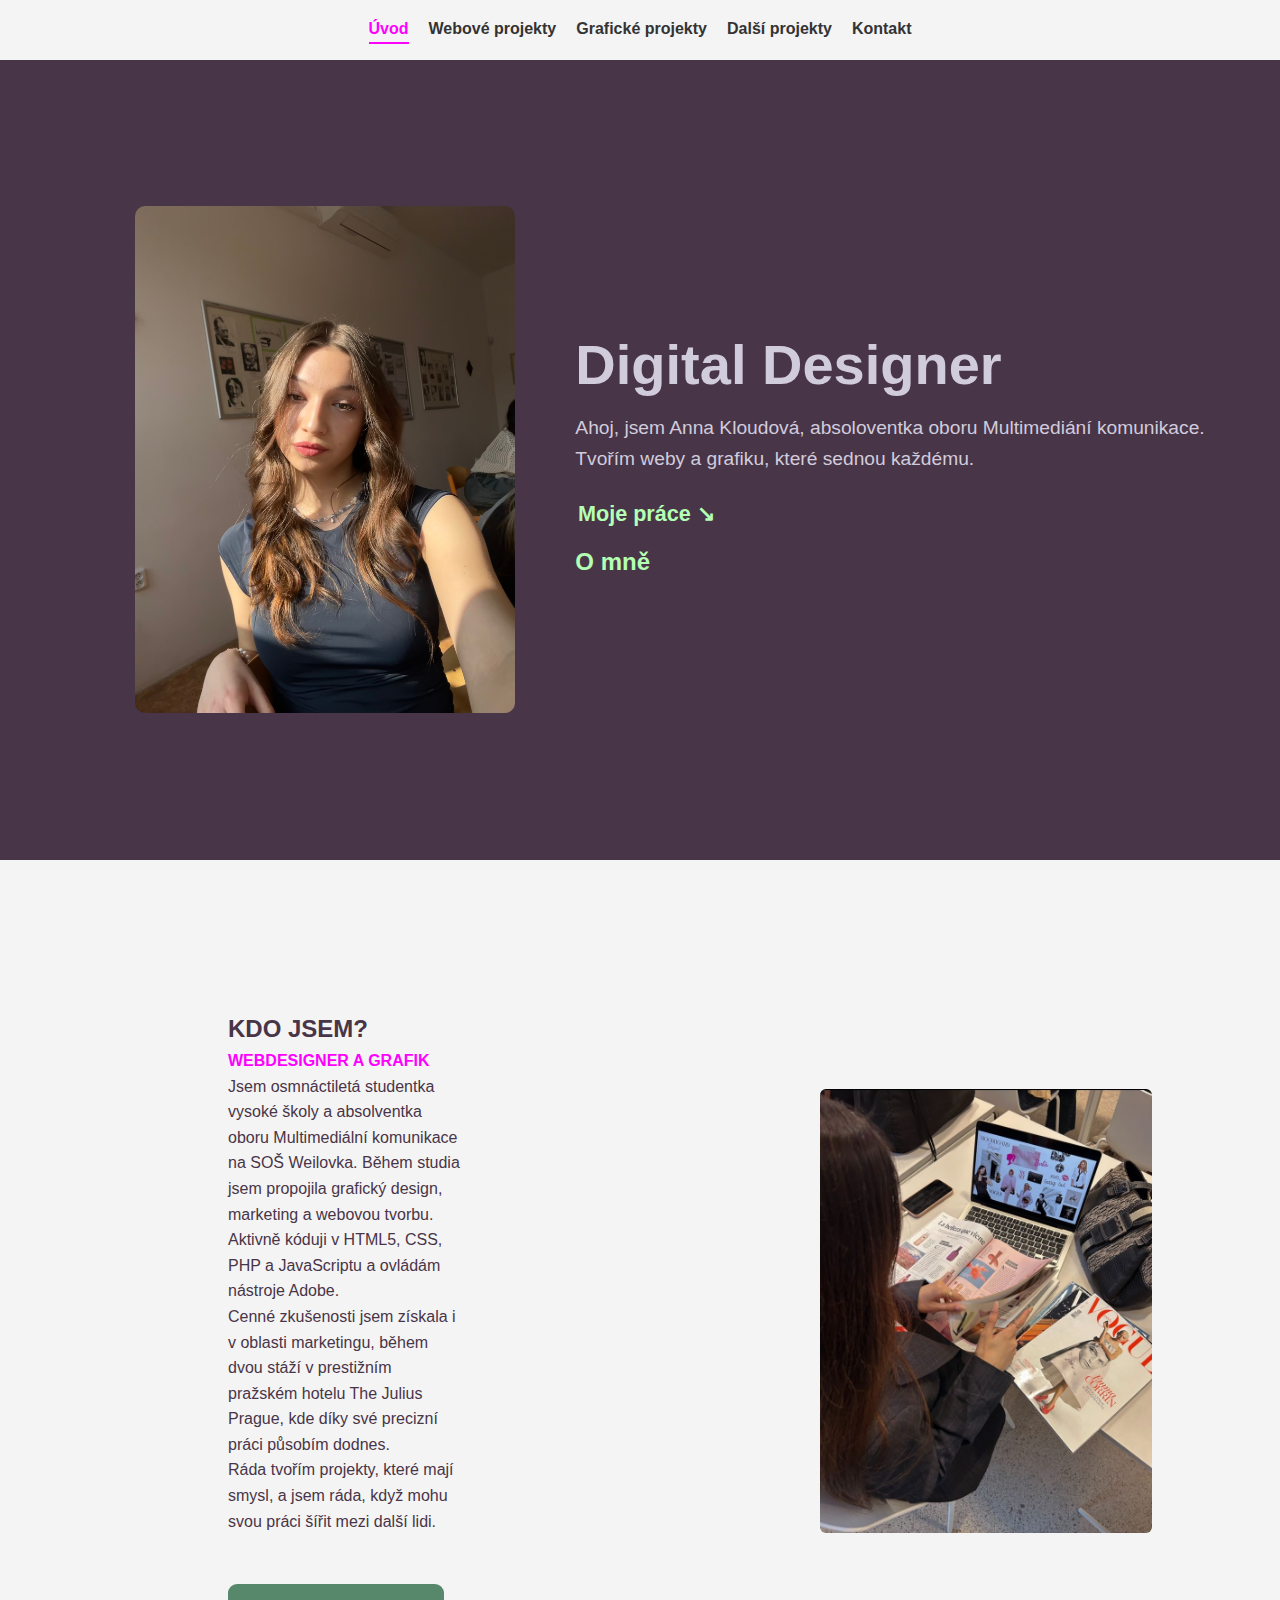
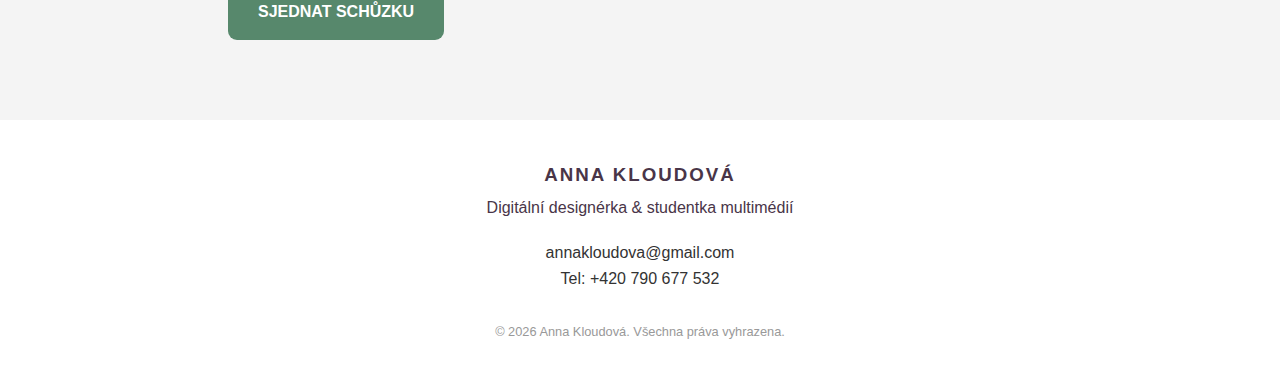
<file: index.html>
<!doctype html>
<html lang="cs">
<head>
  <meta charset="utf-8">
  <meta name="viewport" content="width=device-width, initial-scale=1">
  <meta name="description" content="Osobní portfolio Anny Kloudové – ukázky webové a grafické tvorby.">
  <title>Home | Moje Portfolio</title>
  <link rel="stylesheet" href="homepage.css">
</head>
<body>
  <header>
    <nav>
      <a href="index.html" class="active">Úvod</a>
      <a href="www.php">Webové projekty</a>
      <a href="dim.php">Grafické projekty</a>
      <a href="dalsi.php">Další projekty</a>
      <a href="kontakt.php">Kontakt</a>
    </nav>
  </header>

  <main class="hero-container">
    <div class="hero-content">
      <div class="hero-side-text left">
       
      </div>

      <div class="hero-image">
        <img src="obrazky/ja.jpeg" alt="Moje portrétní fotografie">
      </div>

      <div class="hero-main-text">
        <h1>Digital Designer</h1>
        <p class="intro-text">
          Ahoj, jsem Anna Kloudová, absoloventka oboru Multimediání komunikace.<br>
          Tvořím weby a grafiku, které sednou každému.
        </p>
        <div class="hero-links">
           <a href="www.php" class="cta-link">Moje práce ↘</a>
           <a href="#o-mne" class="cta-link-pink">O mně</a>
        </div>
      </div>
    </div>
  </main>



<section id="o-mne" class="about-section">
  <div class="about-container">
    <div class="about-text">
      <div class="text">
      <h2>KDO JSEM?</h2>
      
      <div class="description">
        <h4><strong>WEBDESIGNER A GRAFIK</strong></h4>
        <ul>
          <p>Jsem osmnáctiletá studentka vysoké školy a absolventka oboru Multimediální komunikace na SOŠ Weilovka. Během studia jsem propojila grafický design, marketing a webovou tvorbu. Aktivně kóduji v HTML5, CSS, PHP a JavaScriptu a ovládám nástroje Adobe.<br>
          Cenné zkušenosti jsem získala i v oblasti marketingu, během dvou stáží v prestižním pražském hotelu The Julius Prague, kde díky své precizní práci působím dodnes. <br> Ráda tvořím projekty, které mají smysl, a jsem ráda, když mohu svou práci šířit mezi další lidi.</p>
         
        </ul> 
      </div>
      </div>
      <a href="kontakt.php" class="btn-gold">SJEDNAT SCHŮZKU</a>
    </div>
    
    <div class="about-image">
      <img src="obrazky/holka.jpeg" alt="Ukázka práce" loading="lazy">
    </div>
  </div>
</section>
<footer>
  <div class="footer-content">
    <div class="footer-info">
      <h3>Anna Kloudová</h3>
      <div class="ftext"><p>Digitální designérka & studentka multimédií</p></div>
    </div>
    <div class="footer-links">
      <a href="mailto:tvuj@email.cz">annakloudova@gmail.com</a>
      <p>Tel: +420 790 677 532</p>
    </div>
    <div class="footer-bottom">
      <p>&copy; 2026 Anna Kloudová. Všechna práva vyhrazena.</p>
    </div>
    
  </div>
  <div class="footer-counter">
      <?php include 'counter.php'; ?>
    </div>
</footer>
</body>

</html>
</file>
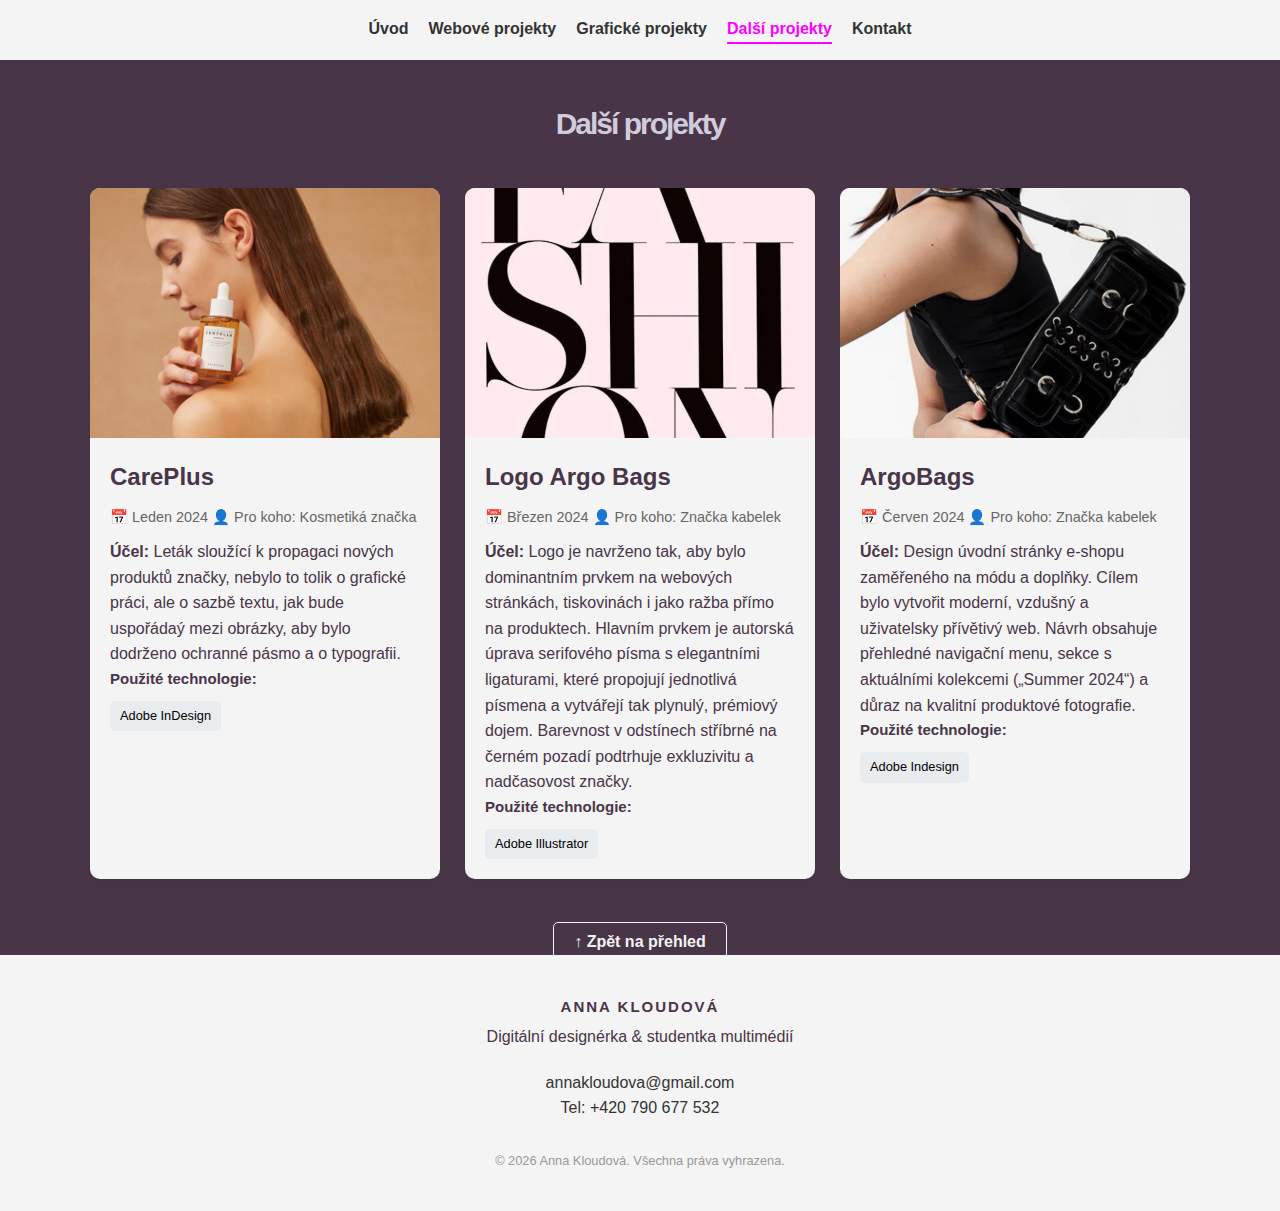
<file: dalsi.html>
<!doctype html>
<html lang="cs">
<head>
  <meta charset="utf-8">
  <meta name="viewport" content="width=device-width, initial-scale=1">
  <title>Další projekty</title>
  <meta name="description" content="Osobní portfolio Anny Kloudové – ukázky webové a grafické tvorby.">
  <link rel="stylesheet" href="dalsi.css">
</head>
<body>
  <header>
    <nav>
      <a href="index.html">Úvod</a>
      <a href="www.html">Webové projekty</a>
      <a href="dim.html">Grafické projekty</a>
      <a href="dalsi.html" class="active">Další projekty</a>
      <a href="kontakt.html">Kontakt</a>
    </nav>
  </header>

  <main class="container">
    <h1>Další projekty</h1>
    
    
  <div class="projects-grid">
    <article class="project-card">
      <a href="obrazky/Letak_CarePlus.png" class="project-img-link"> <!--budou jeste doplneny odkazy -->
        <img src="obrazky/skincare.jpeg" alt="Holka s kosmetikou" loading="lazy">
      </a>

      <div class="project-info">
        <h2>CarePlus</h2>
        
        <div class="project-meta">
          <span>📅 Leden 2024</span>
          <span>👤 Pro koho: Kosmetiká značka</span>
        </div>

        <div class="project-description">
          <p><strong>Účel:</strong> Leták sloužící k propagaci nových produktů značky, nebylo to tolik o grafické práci, ale o sazbě textu, jak bude uspořádaý mezi obrázky, aby bylo dodrženo ochranné pásmo a o typografii.</p>
        </div>

        <h3>Použité technologie:</h3>
        <div class="tech-tags">
          <span class="tag">Adobe InDesign</span>
        </div>
      </div>
    </article>

     <article class="project-card">
      <a href="obrazky/logodlouhe.png" class="project-img-link"> <!--budou jeste doplneny odkazy -->
        <img src="obrazky/fashion.jpeg" alt="Foto textu" loading="lazy">
      </a>

      <div class="project-info">
        <h2>Logo Argo Bags</h2>
        
        <div class="project-meta">
          <span>📅 Březen 2024</span>
          <span>👤 Pro koho: Značka kabelek</span>
        </div>

        <div class="project-description">
          <p><strong>Účel:</strong> Logo je navrženo tak, aby bylo dominantním prvkem na webových stránkách, tiskovinách i jako ražba přímo na produktech. Hlavním prvkem je autorská úprava serifového písma s elegantními ligaturami, které propojují jednotlivá písmena a vytvářejí tak plynulý, prémiový dojem. Barevnost v odstínech stříbrné na černém pozadí podtrhuje exkluzivitu a nadčasovost značky.</p>
        </div>

        <h3>Použité technologie:</h3>
        <div class="tech-tags">
          <span class="tag">Adobe Illustrator</span>
        </div>
      </div>
    </article>

    <article class="project-card">
      <a href="obrazky/webdesing.png" class="project-img-link"> <!--budou jeste doplneny odkazy -->
        <img src="obrazky/bag.jpeg" alt="Holka s kabelkou" loading="lazy">
      </a>

      <div class="project-info">
        <h2>ArgoBags</h2>
        
        <div class="project-meta">
          <span>📅 Červen 2024</span>
          <span>👤 Pro koho: Značka kabelek</span>
        </div>

        <div class="project-description">
          <p><strong>Účel:</strong> Design úvodní stránky e-shopu zaměřeného na módu a doplňky. Cílem bylo vytvořit moderní, vzdušný a uživatelsky přívětivý web. Návrh obsahuje přehledné navigační menu, sekce s aktuálními kolekcemi („Summer 2024“) a důraz na kvalitní produktové fotografie.</p>
        </div>

        <h3>Použité technologie:</h3>
        <div class="tech-tags">
          <span class="tag">Adobe Indesign</span>
        </div>
      </div>
    </article>
   
  </div>
  <div style="text-align: center; margin-top: 50px;">
      <a href="#top" class="back-to-top">↑ Zpět na přehled</a>
  </div>
  </main>
<footer>
  <div class="footer-content">
    <div class="footer-info">
      <h3>Anna Kloudová</h3>
      <div class="ftext"><p>Digitální designérka & studentka multimédií</p></div>
    </div>
    <div class="footer-links">
      <a href="mailto:tvuj@email.cz">annakloudova@gmail.com</a>
      <p>Tel: +420 790 677 532</p>
    </div>
    <div class="footer-bottom">
      <p>&copy; 2026 Anna Kloudová. Všechna práva vyhrazena.</p>
    </div>
  </div>
  <div class="footer-counter">
      <?php include 'counter.php'; ?>
    </div>
</footer>
</body>
</html>
</file>
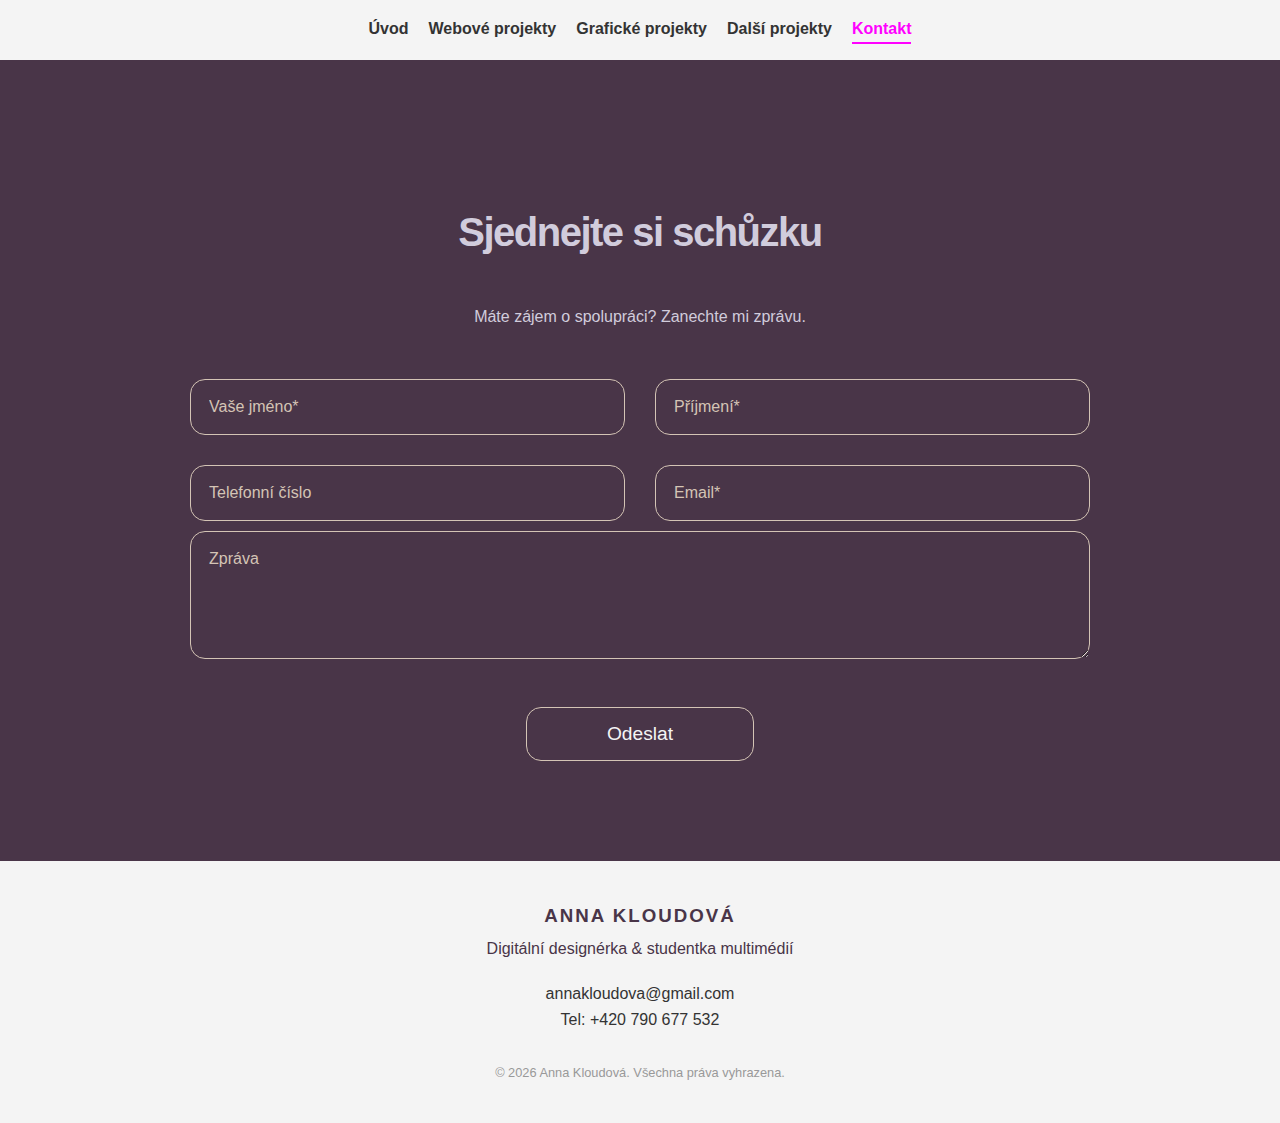
<file: kontakt.html>
<!DOCTYPE html>
<html lang="en">
<head>
    <head>
  <meta charset="utf-8">
  <meta name="viewport" content="width=device-width, initial-scale=1">
  <meta name="description" content="Osobní portfolio Anny Kloudové – ukázky webové a grafické tvorby.">
  <title>Kontakt | Moje Portfolio</title>
  <link rel="stylesheet" href="kontakt.css">
</head>
<body>
  <header>
    <nav>
      <a href="index.html">Úvod</a>
      <a href="www.html">Webové projekty</a>
      <a href="dim.html">Grafické projekty</a>
      <a href="dalsi.html">Další projekty</a>
      <a href="kontakt.html" class="active">Kontakt</a>
    </nav>
  </header>
</head>
<body>
    <section id="kontakt" class="contact-section">
  <div class="contact-container">
    <h1>Sjednejte si schůzku</h1>
    <p>Máte zájem o spolupráci? Zanechte mi zprávu.</p>

    <form action="odeslat.php" method="POST" class="appointment-form">
      <div class="form-grid">
        <div class="form-group">
          <input type="text" name="jmeno" placeholder="Vaše jméno*" required>
        </div>
        <div class="form-group">
          <input type="text" name="prijmeni" placeholder="Příjmení*" required>
        </div>
        <div class="form-group">
          <input type="tel" name="telefon" placeholder="Telefonní číslo">
        </div>
        <div class="form-group">
          <input type="email" name="email" placeholder="Email*" required>
        </div>
      </div>
      <div class="form-group full-width">
        <textarea name="zprava" placeholder="Zpráva" rows="5"></textarea>
      </div>
      <button type="submit" class="submit-btn">Odeslat</button>
    </form>
  </div>
</section>

<footer>
  <div class="footer-content">
    <div class="footer-info">
      <h3>Anna Kloudová</h3>
      <div class="ftext"><p>Digitální designérka & studentka multimédií</p></div>
    </div>
    <div class="footer-links">
      <a href="mailto:tvuj@email.cz">annakloudova@gmail.com</a>
      <p>Tel: +420 790 677 532</p>
    </div>
    <div class="footer-bottom">
      <p>&copy; 2026 Anna Kloudová. Všechna práva vyhrazena.</p>
    </div>
  </div>
  <div class="footer-counter">
      <?php include 'counter.php'; ?>
    </div>
</footer>
</body>
</html>
</file>
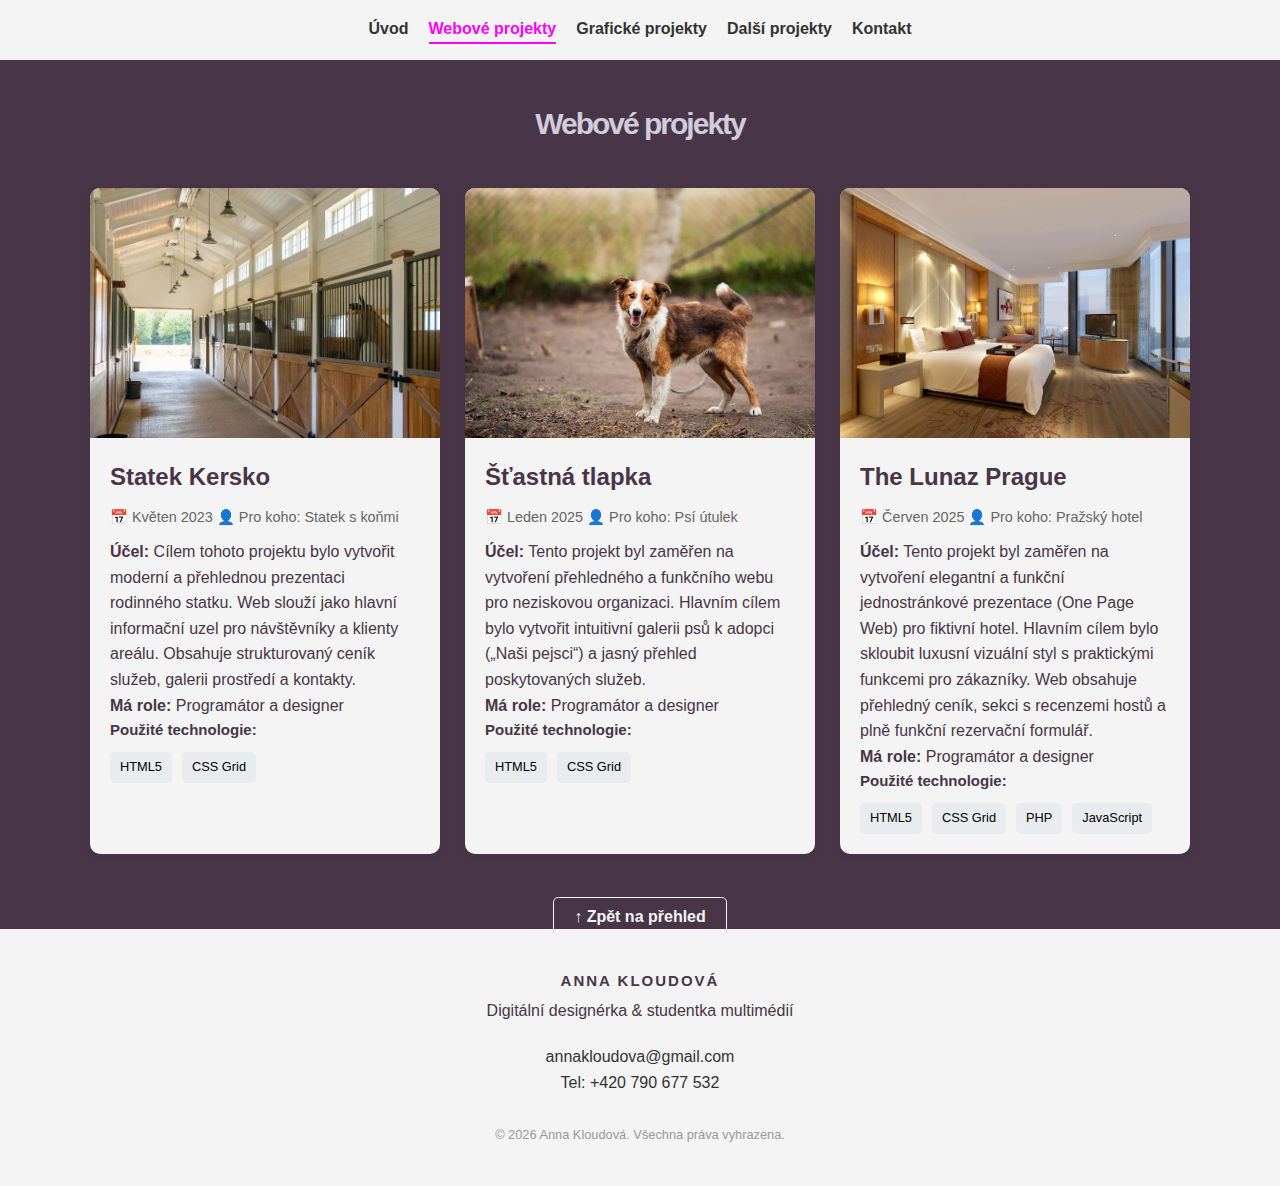
<file: www.html>
<!doctype html>
<html lang="cs">
<head>
  <meta charset="utf-8">
  <meta name="viewport" content="width=device-width, initial-scale=1">
  <title>Webové projekty</title>
  <meta name="description" content="Osobní portfolio Anny Kloudové – ukázky webové a grafické tvorby.">
  <link rel="stylesheet" href="www.css">
  <link href="https://fonts.googleapis.com/css2?family=Inter:wght@400;800&display=swap" rel="stylesheet">
</head>
<body>
  <header>
    <nav>
      <a href="index.html">Úvod</a>
      <a href="www.html" class="active">Webové projekty</a>
      <a href="dim.html">Grafické projekty</a>
      <a href="dalsi.html">Další projekty</a>
      <a href="kontakt.html">Kontakt</a>
    </nav>
  </header>

  <main class="container">
    <h1>Webové projekty</h1>
    
    
  <div class="projects-grid">
    <article class="project-card">
      <a href="https://anikloudova.github.io/Statek-Kersko/" target="_blank" rel="noopener" class="project-img-link"> <!--budou jeste doplneny odkazy -->
        <img src="obrazky/staj.jpeg" alt="Stáj" loading="lazy">
      </a>

      <div class="project-info">
        <h2>Statek Kersko</h2>
        
        <div class="project-meta">
          <span>📅 Květen 2023</span>
          <span>👤 Pro koho: Statek s koňmi</span>
        </div>

        <div class="project-description">
          <p><strong>Účel:</strong> Cílem tohoto projektu bylo vytvořit moderní a přehlednou prezentaci rodinného statku. Web slouží jako hlavní informační uzel pro návštěvníky a klienty areálu. Obsahuje strukturovaný ceník služeb, galerii prostředí a kontakty.</p>
          <p><strong>Má role:</strong> Programátor a designer </p>
        </div>
        
        <h3>Použité technologie:</h3>
        <div class="tech-tags">
          <span class="tag">HTML5</span>
          <span class="tag">CSS Grid</span>
        </div>
      </div>
    </article>

     <article class="project-card">
      <a href="https://anikloudova.github.io/Psi_utulek/" target="_blank" rel="noopener" class="project-img-link"> 
        <img src="obrazky/pes.jpg" alt="Pes" loading="lazy">
      </a>

      <div class="project-info">
        <h2>Šťastná tlapka</h2>
        
        <div class="project-meta">
          <span>📅 Leden 2025</span>
          <span>👤 Pro koho: Psí útulek</span>
        </div>

        <div class="project-description">
          <p><strong>Účel:</strong> Tento projekt byl zaměřen na vytvoření přehledného a funkčního webu pro neziskovou organizaci. Hlavním cílem bylo vytvořit intuitivní galerii psů k adopci („Naši pejsci“) a jasný přehled poskytovaných služeb.</p>
          <p><strong>Má role:</strong> Programátor a designer </p>
        </div>

        <h3>Použité technologie:</h3>
        <div class="tech-tags">
          <span class="tag">HTML5</span>
          <span class="tag">CSS Grid</span>
        </div>
      </div>
    </article>

    <article class="project-card">
      <a href="https://anikloudova.github.io/" target="_blank" rel="noopener" class="project-img-link"> <!--budou jeste doplneny odkazy -->
        <img src="obrazky/hotelroom.jpeg" alt="Hotelový pokoj" loading="lazy">
      </a>

      <div class="project-info">
        <h2>The Lunaz Prague</h2>
        
        <div class="project-meta">
          <span>📅 Červen 2025</span>
          <span>👤 Pro koho: Pražský hotel</span>
        </div>

        <div class="project-description">
          <p><strong>Účel:</strong> Tento projekt byl zaměřen na vytvoření elegantní a funkční jednostránkové prezentace (One Page Web) pro fiktivní hotel. Hlavním cílem bylo skloubit luxusní vizuální styl s praktickými funkcemi pro zákazníky. Web obsahuje přehledný ceník, sekci s recenzemi hostů a plně funkční rezervační formulář.</p>
          <p><strong>Má role:</strong> Programátor a designer </p>
        </div>

        <h3>Použité technologie:</h3>
        <div class="tech-tags">
          <span class="tag">HTML5</span>
          <span class="tag">CSS Grid</span>
          <span class="tag">PHP</span>
          <span class="tag">JavaScript</span>
        </div>
      </div>
    </article>
   
  </div>
  <div style="text-align: center; margin-top: 50px;">
      <a href="#top" class="back-to-top">↑ Zpět na přehled</a>
  </div>
  </main>
<footer>
  <div class="footer-content">
    <div class="footer-info">
      <h3>Anna Kloudová</h3>
      <div class="ftext"><p>Digitální designérka & studentka multimédií</p></div>
    </div>
    <div class="footer-links">
      <a href="mailto:tvuj@email.cz">annakloudova@gmail.com</a>
      <p>Tel: +420 790 677 532</p>
    </div>
    <div class="footer-bottom">
      <p>&copy; 2026 Anna Kloudová. Všechna práva vyhrazena.</p>
    </div>
  </div>
  <div class="footer-counter">
      <?php include 'counter.php'; ?>
    </div>
</footer>
</body>
</html>
</file>
<file: kontakt.css>
* { box-sizing: border-box; margin: 0; padding: 0; }
body { font-family: 'Segoe UI', Tahoma, Geneva, Verdana, sans-serif; line-height: 1.6; color: #D1CCDC; background-color: #493548; }

/* Navigace */
header { background: #f4f4f4; padding: 1rem 0; position: sticky; top: 0; z-index: 100; }
nav { display: flex; justify-content: center; gap: 20px; flex-wrap: wrap; }
nav a { text-decoration: none; color: #333; font-weight: bold; display: inline-block; transition: all 0.3s ease;}
nav a.active { color: #ff00ff; border-bottom: 2px solid #ff00ff; }

a:hover {
  transform: scale(0.9);      
  color: #ff00ff;             
}

h1{
    text-align: center;
  margin: 40px 0;
  font-size: 40px;
     font-weight: 850; /* Tohle vytvoří ten extra tučný nápis ze screenshotu */
    letter-spacing: -1.5px; /* Mírné stažení písmen k sobě pro modernější vzhled */
     color: #D1CCDC;

}

/* Sekce s formulářem */
.contact-section {
  background-color: #493548;
  padding: 100px 20px;
  display: flex;
  justify-content: center;
}

.contact-container {
  max-width: 900px; /* Trochu širší pro elegantnější vzhled */
  width: 100%;
  text-align: center;
}


/* Mřížka formuláře */
.form-grid {
  display: grid;
  grid-template-columns: 1fr 1fr;
  gap: 30px; /* Větší mezery pro vzdušnost */
  margin-top: 50px;
}

/* Styl vstupních polí podle tvého obrázku */
.form-group input, 
.form-group textarea {
  width: 100%;
  padding: 18px;
  background-color: transparent;
  border: 1px solid #d4c4b5; /* Ta jemná hnědá linka */
  border-radius: 15px; /* Výraznější zakulacení jako na screenu */
  font-family: inherit;
  font-size: 1rem;
  color: #8b7355;
  outline: none;
  transition: border-color 0.3s ease;
}

/* Barva textu uvnitř políček (placeholder) */
.form-group input::placeholder,
.form-group textarea::placeholder {
  color: #d4c4b5;
}

/* Efekt při kliknutí do políčka */
.form-group input:focus, 
.form-group textarea:focus {
  border-color: #8b7355;
}

/* Políčko pro zprávu na celou šířku */
.full-width {
  grid-column: span 2;
  margin-top: 10px;
}

/* Tlačítko Odeslat - přesně podle tvého obrázku */
.submit-btn {
  margin-top: 40px;
  background-color: transparent;
  border: 1px solid #d4c4b5;
  color: #f4f4f4;
  padding: 15px 80px;
  border-radius: 15px;
  cursor: pointer;
  font-size: 1.2rem;
  font-weight: 500;
  transition: all 0.3s ease;
}

.submit-btn:hover {
  background-color: #f4f4f4; /* Velmi jemný nádech při najetí */
  border-color: #8b7355;
  color: #57886C;
}



/* Mobilní verze */
@media (max-width: 768px) {
  .form-grid {
    grid-template-columns: 1fr;
  }
  .full-width {
    grid-column: span 1;
  }
}

/* Styl pro samotný footer */
.ftext{
    color:#493548;
}

footer {
  background-color: #f4f4f4;
  padding: 40px 20px;
  text-align: center;
}

.footer-content {
  max-width: 800px;
  margin: 0 auto;
}

.footer-info h3 {
  color: #493548;
  margin-bottom: 5px;
  text-transform: uppercase;
  letter-spacing: 2px;
}

.footer-links {
  margin: 20px 0;
  color: #333;
}

.footer-links a {
  color: #333;
  text-decoration: none;
  margin: 0 15px;
  transition: color 0.3s;
}

.footer-links a:hover {
  color: #ff00ff; 
}

.footer-bottom {
  font-size: 0.8rem;
  color: #999;
  margin-top: 30px;
}
</file>
<file: homepage.css>
/* Základní reset a fonty */
* { box-sizing: border-box; margin: 0; padding: 0; }
body { font-family: 'Segoe UI', Tahoma, Geneva, Verdana, sans-serif; line-height: 1.6; color: #D1CCDC; background-color: #493548; }

/* Navigace */
header { background: #f4f4f4; padding: 1rem 0; position: sticky; top: 0; z-index: 100; }
nav { display: flex; justify-content: center; gap: 20px; flex-wrap: wrap; }
nav a { text-decoration: none; color: #333; font-weight: bold; display: inline-block; transition: all 0.3s ease;}
nav a.active { color: #ff00ff; border-bottom: 2px solid #ff00ff; }

a:hover {
  transform: scale(0.9);      
  color: #ff00ff;             
}

/* Hero sekce */
.hero-container {
    height: calc(100vh - 100px); /* Odečte výšku menu */
    display: flex;
    align-items: center;
    justify-content: center;
    padding: 0 50px;
}

.hero-content {
    display: flex;
    align-items: center;
    gap: 60px;
    max-width: 1200px;
    position: relative;
}

/* Fotka uprostřed */
.hero-image img {
    width: 380px; /* Uprav podle potřeby */
    height: auto;
    display: block;
    border-radius: 10px;
}

/* Boční text vlevo */
.hero-side-text {
    font-weight: bold;
    line-height: 1.2;
    font-size: 1.1rem;
    text-align: left;
}

/* Hlavní text vpravo */
.hero-main-text h1 {
    font-size: 3.5rem;
    margin: 0;
    line-height: 1;
    font-weight: 800;
}

.intro-text {
    margin: 20px 0;
    font-size: 1.2rem;
    color: #D1CCDC;
}

/* Odkazy */
.cta-link {
    display: block;
    text-decoration: none;
    color: #B3FFB3;
    font-weight: bold;
    font-size: 1.5rem;
    margin-bottom: 10px;
    transform: scale(0.9);
    transition: all 0.3s ease;
    margin-left: -30px;
    
   
}

.cta-link-pink {
    text-decoration: none;
    color: #B3FFB3;
    font-weight: bold;
    font-size: 1.5rem;
    transform: scale(0.9);
    transition: all 0.3s ease;
   
}

html {
  scroll-behavior: smooth; /* Zajistí plynulé scrollování */
}

/* Layout sekce O mně pomocí Flexboxu pro snadné zarovnání */
.about-container {
  display: flex;
  align-items: center;
  justify-content: space-between;
  gap: 50px;
  padding: 80px 10%;
  background-color: #f4f4f4;

  
 
}

h2{
    color: #493548;
}

h4{
   color: #ff00ff; 
}

.text{
  color: #493548;
  margin-left: 100px;  
}
.about-text {
  flex: 1;
   margin-top: 70px;
}

.about-image {
  flex: 1;
   margin-left: 310px; 
}

.about-image img {
  max-width: 100%;
  height: auto;
  border-radius: 6px; /* Jemné zaoblení jako na obrázku */
  margin-top: 50px;
}

/* Zlaté tlačítko "TO CHCI!" */
.btn-gold {
  display: inline-block;
  background-color: #57886C; 
  color: white;
  padding: 15px 30px;
  text-decoration: none;
  font-weight: bold;
  text-transform: uppercase;
  margin-top: 50px;
  margin-left: 100px;
    border-radius: 9px;
}

.btn-gold:hover{
  transform: scale(0.9);
  transition: all 0.3s ease;
  color: #B3FFB3;
  border-radius: 4px;
}

/* Responzivita pro mobil */

@media (max-width: 900px) {
    /* Hero sekce (Úvod) */
    .hero-container {
        height: auto; 
        padding: 40px 20px;
    }
    .hero-content {
        flex-direction: column;
        text-align: center;
        gap: 30px;
    }
    .hero-main-text h1 {
        font-size: 2.5rem;
    }
    .hero-image img {
        width: 100%;
        max-width: 300px;
        margin: 0 auto;
    }
    .cta-link {
        margin-left: 0; 
    }

    .about-container {
        flex-direction: column; /* Text a obrázek pod sebe */
        padding: 40px 5%;
        text-align: center;
    }

    .about-text, .text {
        margin-left: 0; 
        width: 100%;
    }

    .about-image {
        margin-left: 0; 
        width: 100%;
    }

    .about-image img {
        margin-top: 20px;
        max-width: 100%;
    }

    .btn-gold {
        margin-left: 0; /* Vycentrování tlačítka */
    }
}

.ftext{
    color:#493548;
}

footer {
  background-color: #ffffff;
  padding: 40px 20px;
  text-align: center;
}

.footer-content {
  max-width: 800px;
  margin: 0 auto;
}

.footer-info h3 {
  color: #493548;
  margin-bottom: 5px;
  text-transform: uppercase;
  letter-spacing: 2px;
}

.footer-links {
  margin: 20px 0;
  color: #333;
}

.footer-links a {
  color: #333;
  text-decoration: none;
  margin: 0 15px;
  transition: color 0.3s;
}

.footer-links a:hover {
  color: #ff00ff; 
}

.footer-bottom {
  font-size: 0.8rem;
  color: #999;
  margin-top: 30px;
}
</file>
<file: dalsi.css>
/* Základní reset a fonty */
* { box-sizing: border-box; margin: 0; padding: 0; }
body { font-family: 'Segoe UI', Tahoma, Geneva, Verdana, sans-serif; line-height: 1.6; background-color: #493548; }

/* Navigace */
header { background: #f4f4f4; padding: 1rem 0; position: sticky; top: 0; z-index: 100; }
nav { display: flex; justify-content: center; gap: 20px; flex-wrap: wrap; }
nav a { text-decoration: none; color: #333; font-weight: bold; display: inline-block; transition: all 0.3s ease;}
nav a.active { color: #ff00ff; border-bottom: 2px solid #ff00ff; }

a:hover {
  
  transform: scale(0.9);      
  color: #ff00ff;             
}

/* Nadpis stránky */
h1 {
  text-align: center;
  margin: 40px 0;
  font-size: 30px;
     font-weight: 850; /* Tohle vytvoří ten extra tučný nápis ze screenshotu */
    letter-spacing: -2px; /* Mírné stažení písmen k sobě pro modernější vzhled */
    color: #D1CCDC;
}
h3{
    font-size: 15px;
}

.projects-grid {
  display: grid;
  /* Zmenšíme šířku jedné karty (např. na 350px), aby se tři vešly vedle sebe */
  grid-template-columns: repeat(auto-fit, minmax(300px, 350px)); 
  /* Vycentrování celé mřížky */
  justify-content: center; 
  /* Mezera mezi kartami */
  gap: 25px; 
  /* Zvětšíme maximální šířku, aby se tam 3 karty po 350px + mezery vešly */
  max-width: 1200px; 
  margin: 40px auto; 
  padding: 0 20px;
}

/* Karta projektu - ujisti se, že šířka je 100% vzhledem ke sloupci mřížky */
.project-card {
  width: 100%;
  background: #f4f4f4;
  border-radius: 10px;
  overflow: hidden;
  box-shadow: 0 4px 10px rgba(0,0,0,0.05);
  display: flex;
  flex-direction: column;
}

.project-description, h3, h2{
  color: #493548;
}

/* Obrázek jako odkaz */
.project-img-link img {
  width: 100%;
  height: 250px;
  object-fit: cover; /* Obrázek se nedeformuje */
  display: block;
}

/* Info sekce pod obrázkem */
.project-info {
  padding: 20px;
}

.project-meta {
  font-size: 0.9rem;
  color: #666;
  margin: 10px 0;
}

.tech-tags {
  display: flex;
  gap: 10px;
  margin-top: 10px;
}

.tag {
  background: #e9ecef;
  padding: 5px 10px;
  border-radius: 5px;
  font-size: 0.8rem;
}

/* Responzivita pro mobil */
@media (max-width: 450px) {
  .projects-grid {
    grid-template-columns: 1fr; /* Na mobilu jedna karta pod druhou */
  }
}

html {
  scroll-behavior: smooth; /* Plynulé odrolování nahoru */
}

.back-to-top {
  text-decoration: none;
  color: #f4f4f4;
  font-weight: bold;
  border: 1px solid #f4f4f4;
  padding: 10px 20px;
  border-radius: 5px;
  transition: 30s;
}

.back-to-top:hover {
  background: #f4f4f4;
  color: #f4f4f4;
}

.ftext{
    color:#493548;
}

footer {
  background-color: #f4f4f4;
  padding: 40px 20px;
  text-align: center;
}

.footer-content {
  max-width: 800px;
  margin: 0 auto;
}

.footer-info h3 {
  color: #493548;
  margin-bottom: 5px;
  text-transform: uppercase;
  letter-spacing: 2px;
}

.footer-links {
  margin: 20px 0;
  color: #333;
}

.footer-links a {
  color: #333;
  text-decoration: none;
  margin: 0 15px;
  transition: color 0.3s;
}

.footer-links a:hover {
  color: #ff00ff; 
}

.footer-bottom {
  font-size: 0.8rem;
  color: #999;
  margin-top: 30px;
}
</file>
<file: www.css>
/* Základní reset a fonty */
* { box-sizing: border-box; margin: 0; padding: 0; }
body { font-family: 'Segoe UI', Tahoma, Geneva, Verdana, sans-serif; line-height: 1.6; background-color: #493548; }

/* Navigace */
header { background: #f4f4f4; padding: 1rem 0; position: sticky; top: 0; z-index: 100; }
nav { display: flex; justify-content: center; gap: 20px; flex-wrap: wrap; }
nav a { text-decoration: none; color: #333; font-weight: bold; display: inline-block; transition: all 0.3s ease;}
nav a.active { color: #ff00ff; border-bottom: 2px solid #ff00ff; }

/* Stav po najetí myší */
a:hover {
  
  transform: scale(0.9);      
  color: #ff00ff;             
}

/* Nadpis stránky */
h1 {
  text-align: center;
  margin: 40px 0;
  font-size: 30px;
    font-weight: 850; /* Tohle vytvoří ten extra tučný nápis ze screenshotu */
    letter-spacing: -2px; /* Mírné stažení písmen k sobě pro modernější vzhled */
    color: #D1CCDC;
}

h3{
    font-size: 15px;
}

.projects-grid {
  display: grid;
  /* Zmenšíme šířku jedné karty (např. na 350px), aby se tři vešly vedle sebe */
  grid-template-columns: repeat(auto-fit, minmax(300px, 350px)); 
  /* Vycentrování celé mřížky */
  justify-content: center; 
  /* Mezera mezi kartami */
  gap: 25px; 
  /* Zvětšíme maximální šířku, aby se tam 3 karty po 350px + mezery vešly */
  max-width: 1200px; 
  margin: 40px auto; 
  padding: 0 20px;
}

/* Karta projektu - ujisti se, že šířka je 100% vzhledem ke sloupci mřížky */
.project-card {
  width: 100%;
  background-color: #f4f4f4;
  border-radius: 10px;
  overflow: hidden;
  box-shadow: 0 4px 10px rgba(0,0,0,0.05);
  display: flex;
  flex-direction: column;
}

/* Obrázek jako odkaz */
.project-img-link img {
  width: 100%;
  height: 250px;
  object-fit: cover; /* Obrázek se nedeformuje */
  display: block;
}

/* Info sekce pod obrázkem */
.project-info {
  padding: 20px;
}

.project-meta {
  font-size: 0.9rem;
  color: #666;
  margin: 10px 0;
}

.tech-tags {
  display: flex;
  gap: 10px;
  margin-top: 10px;
}

.tag {
  background: #e9ecef;
  padding: 5px 10px;
  border-radius: 5px;
  font-size: 0.8rem;
}

.project-description, h3, h2{
  color: #493548;
}

/* Responzivita pro mobil */
@media (max-width: 450px) {
  .projects-grid {
    grid-template-columns: 1fr; /* Na mobilu jedna karta pod druhou */
  }
}

html {
  scroll-behavior: smooth; /* Plynulé odrolování nahoru */
}

.back-to-top {
  text-decoration: none;
  color: #f4f4f4;
  font-weight: bold;
  border: 1px solid #f4f4f4;
  padding: 10px 20px;
  border-radius: 5px;
  transition: 30s;
}

.back-to-top:hover {
  background: #f4f4f4;
  color: #f4f4f4;
}

.ftext{
    color:#493548;
}

footer {
  background-color: #f4f4f4;
  padding: 40px 20px;
  text-align: center;
}

.footer-content {
  max-width: 800px;
  margin: 0 auto;
}

.footer-info h3 {
  color: #493548;
  margin-bottom: 5px;
  text-transform: uppercase;
  letter-spacing: 2px;
}

.footer-links {
  margin: 20px 0;
  color: #333;
}

.footer-links a {
  color: #333;
  text-decoration: none;
  margin: 0 15px;
  transition: color 0.3s;
}

.footer-links a:hover {
  color: #ff00ff; 
}

.footer-bottom {
  font-size: 0.8rem;
  color: #999;
  margin-top: 30px;
}
</file>
